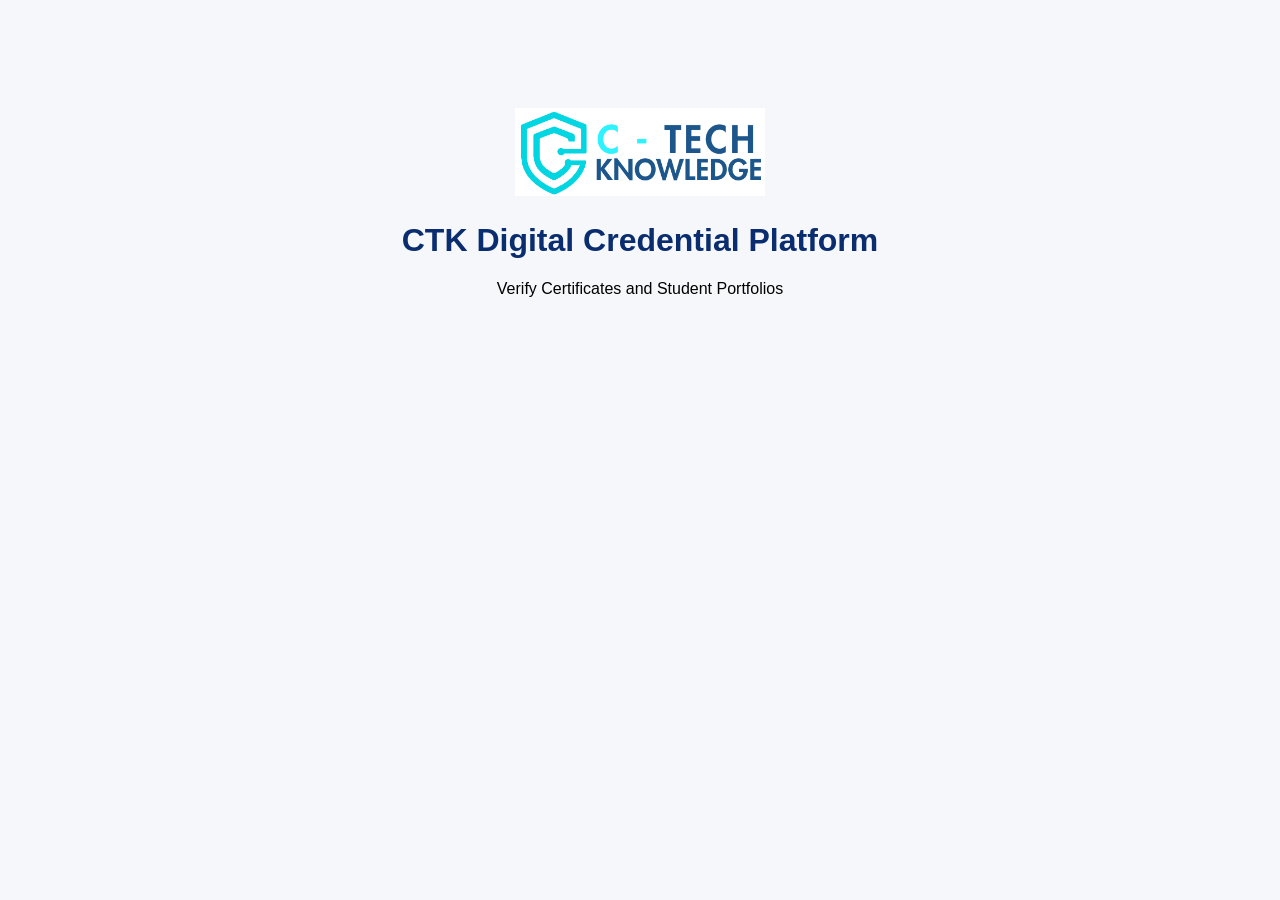
<file: index.html>
<!DOCTYPE html>
<html>
<head>
    <meta charset="UTF-8">
    <title>CTK Credential Platform</title>
    <style>
        body{
            font-family:Arial;
            text-align:center;
            padding:100px;
            background:#f5f7fa;
        }

        h1{
            color:#0a2d6f;
        }

        a{
            display:inline-block;
            margin:10px;
            padding:12px 25px;
            background:#0a2d6f;
            color:white;
            text-decoration:none;
            border-radius:10px;
        }
    </style>
</head>
<body>

    <img src="logo/ctk-logo.png" width="250">

    <h1>
        CTK Digital Credential Platform
    </h1>

    <p>
        Verify Certificates and Student Portfolios
    </p>

</body>
</html>
</file>
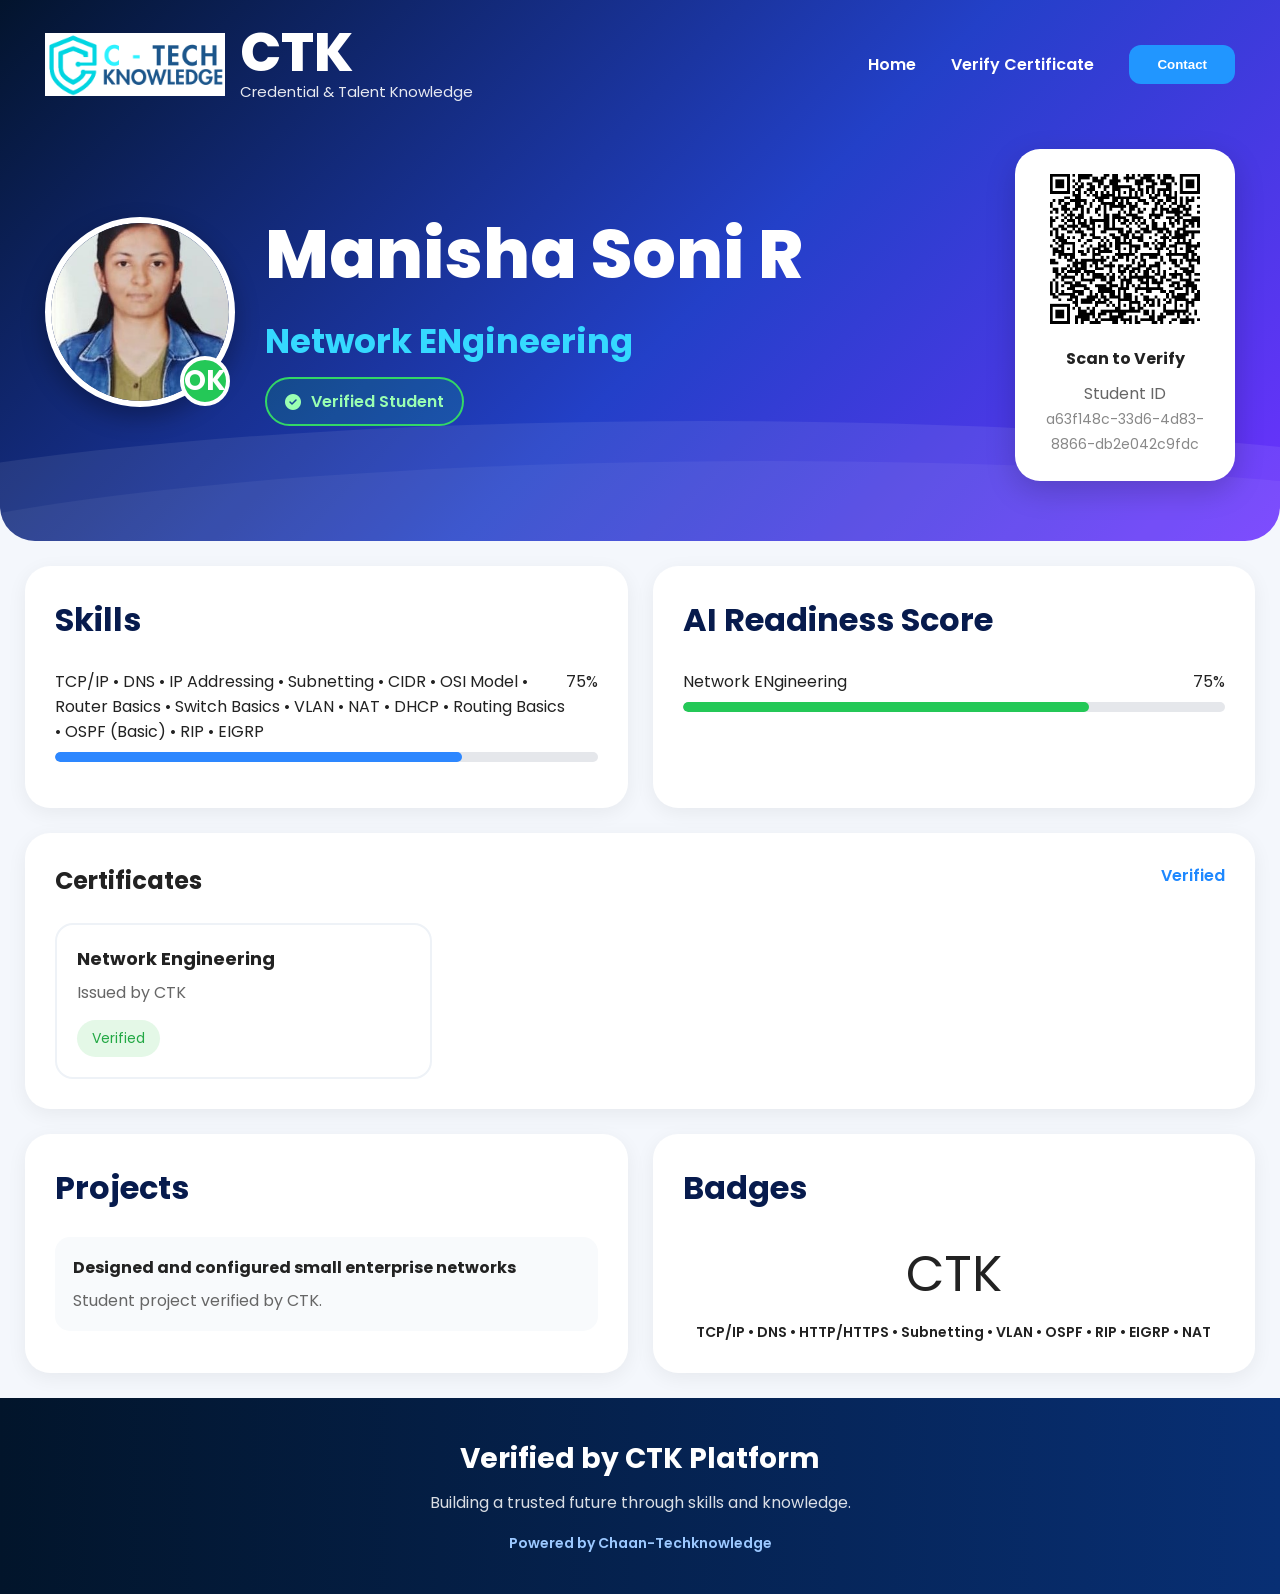
<file: p/a63f148c-33d6-4d83-8866-db2e042c9fdc.html>
<!DOCTYPE html><html lang="en"><head><meta charset="UTF-8"><meta name="viewport" content="width=device-width, initial-scale=1.0"><title>Manisha Soni R - CTK Portfolio</title><link rel="stylesheet" href="../portfolio.css"><link href="https://fonts.googleapis.com/css2?family=Poppins:wght@300;400;500;600;700;800&display=swap" rel="stylesheet"><link rel="stylesheet" href="https://cdnjs.cloudflare.com/ajax/libs/font-awesome/6.5.2/css/all.min.css"></head><body><div class="portfolio"><section class="hero"><nav class="navbar"><div class="brand"><img src="../logo/ctk-logo.png" alt="CTK Logo"><div class="brand-text"><h2>CTK</h2><span>Credential & Talent Knowledge</span></div></div><ul><li>Home</li><li>Verify Certificate</li><li><button class="contact-btn">Contact</button></li></ul></nav><div class="hero-content"><div class="profile"><div class="photo-box"><img id="profilePhoto" src="../photos/a63f148c-33d6-4d83-8866-db2e042c9fdc.jpg" alt="Student" onerror="this.onerror=null;this.src='../logo/ctk-logo.png';"><div class="verified">OK</div></div><div class="info"><h1>Manisha Soni R</h1><h3>Network ENgineering</h3><div class="verify-badge"><i class="fa-solid fa-circle-check"></i> Verified Student</div></div></div><div class="qr-card"><img src="../qr/a63f148c-33d6-4d83-8866-db2e042c9fdc.png" alt="QR"><h4>Scan to Verify</h4><p>Student ID</p><span>a63f148c-33d6-4d83-8866-db2e042c9fdc</span></div></div></section><section class="grid"><div class="card"><h2>Skills</h2><div class="skill"><span>TCP/IP • DNS • IP Addressing • Subnetting • CIDR • OSI Model • Router Basics • Switch Basics • VLAN • NAT • DHCP • Routing Basics • OSPF (Basic) • RIP • EIGRP</span><span>75%</span></div><div class="bar"><div class="fill" style="width:75%"></div></div></div><div class="card"><h2>AI Readiness Score</h2><div class="skill"><span>Network ENgineering</span><span>75%</span></div><div class="bar"><div class="fill green" style="width:75%"></div></div></div></section><section class="wide-card"><div class="title-row"><h2>Certificates</h2><span>Verified</span></div><div class="certificate-grid"><div class="cert"><h3>Network Engineering</h3><p>Issued by CTK</p><div class="verified-small">Verified</div></div></div></section><section class="bottom-grid"><div class="card"><h2>Projects</h2><div class="project"><h4>Designed and configured small enterprise networks</h4><p>Student project verified by CTK.</p></div></div><div class="card"><h2>Badges</h2><div class="badges"><div>CTK<span>TCP/IP • DNS • HTTP/HTTPS • Subnetting • VLAN • OSPF • RIP • EIGRP • NAT</span></div></div></div></section><footer><h3>Verified by CTK Platform</h3><p>Building a trusted future through skills and knowledge.</p><div class="powered">Powered by Chaan-Techknowledge</div></footer></div></body></html>
</file>
<file: portfolio.css>
/* portfolio.css FULL REPLACE */

@import url('https://fonts.googleapis.com/css2?family=Poppins:wght@300;400;500;600;700;800&display=swap');

*{
    margin:0;
    padding:0;
    box-sizing:border-box;
}

:root{
    --primary:#071b4d;
    --secondary:#1f6fff;
    --cyan:#27d3ff;
    --purple:#6b35ff;
    --success:#24c857;
    --bg:#f4f7fc;
}

body{
    font-family:'Poppins',sans-serif;
    background:var(--bg);
    color:#222;
    overflow-x:hidden;
}

.portfolio{
    width:100%;
    min-height:100vh;
}

/* HERO */

.hero{

    position:relative;

    overflow:hidden;

    background:
    linear-gradient(
        135deg,
        #03142d 0%,
        #2340c8 55%,
        #6c32ff 100%
    );

    color:#fff;

    border-radius:0 0 35px 35px;

    min-height:520px;
}

.hero::before{

    content:"";

    position:absolute;

    width:150%;

    height:260px;

    background:
    rgba(255,255,255,.08);

    border-radius:50%;

    left:-20%;

    bottom:-140px;
}

.hero::after{

    content:"";

    position:absolute;

    width:150%;

    height:260px;

    background:
    rgba(255,255,255,.05);

    border-radius:50%;

    left:-15%;

    bottom:-180px;
}

/* NAVBAR */

.navbar{

    display:flex;

    justify-content:space-between;

    align-items:center;

    padding:25px 45px;

    position:relative;

    z-index:2;
}

.brand{

    display:flex;

    align-items:center;

    gap:15px;
}

.brand img{

    width:120px;

    height:120px;

    object-fit:contain;
}

.brand-text h2{

    font-size:54px;

    font-weight:800;

    line-height:1;
}

.brand-text span{

    font-size:15px;

    opacity:.9;
}

.navbar ul{

    list-style:none;

    display:flex;

    gap:35px;

    align-items:center;
}

.navbar li{

    font-weight:600;

    cursor:pointer;
}

.contact-btn{

    border:none;

    background:#2196ff;

    color:#fff;

    padding:12px 28px;

    border-radius:12px;

    font-weight:600;

    cursor:pointer;
}

/* HERO CONTENT */

.hero-content{

    padding:20px 45px 60px;

    display:flex;

    justify-content:space-between;

    align-items:center;

    gap:40px;

    position:relative;

    z-index:2;

    flex-wrap:wrap;
}

.profile{

    display:flex;

    align-items:center;

    gap:30px;

    flex:1;
}

.photo-box{

    position:relative;
}

.photo-box img{

    width:190px;

    height:190px;

    object-fit:cover;

    border-radius:50%;

    border:6px solid #fff;

    box-shadow:
    0 10px 25px rgba(0,0,0,.3);
}

.verified{

    position:absolute;

    right:5px;

    bottom:8px;

    width:50px;

    height:50px;

    border-radius:50%;

    background:var(--success);

    border:4px solid white;

    display:flex;

    justify-content:center;

    align-items:center;

    font-size:28px;

    font-weight:700;
}

.info h1{

    font-size:68px;

    font-weight:800;
}

.info h3{

    font-size:34px;

    color:#35d9ff;

    margin:10px 0;
}

.info p{

    font-size:22px;

    margin-bottom:18px;
}

.verify-badge{

    display:inline-flex;

    align-items:center;

    gap:10px;

    padding:10px 18px;

    border-radius:50px;

    background:
    rgba(0,255,100,.12);

    border:2px solid #33d766;

    color:#9affb2;

    font-weight:600;
}

/* QR CARD */

.qr-card{

    width:220px;

    background:#fff;

    color:#222;

    border-radius:25px;

    padding:25px;

    text-align:center;

    box-shadow:
    0 10px 30px rgba(0,0,0,.18);
}

.qr-card img{

    width:150px;

    height:150px;

    object-fit:contain;
}

.qr-card h4{

    margin:15px 0 10px;
}

.qr-card p{

    color:#666;
}

.qr-card span{

    color:#888;

    font-size:14px;
}

/* GRID */

.grid{

    display:grid;

    grid-template-columns:
    repeat(2,1fr);

    gap:25px;

    padding:25px;
}

.card{

    background:#fff;

    border-radius:25px;

    padding:30px;

    box-shadow:
    0 5px 20px rgba(0,0,0,.06);
}

.card h2{

    color:var(--primary);

    font-size:32px;

    margin-bottom:25px;
}

.skill{

    display:flex;

    justify-content:space-between;

    margin-top:20px;
}

.bar{

    width:100%;

    height:10px;

    background:#e5e7eb;

    border-radius:50px;

    overflow:hidden;

    margin:8px 0 16px;
}

.fill{

    height:100%;

    background:#2d87ff;

    border-radius:50px;
}

.pink{
    background:#d64fff;
}

.orange{
    background:#f6a623;
}

.green{
    background:#24c857;
}

.roles{

    margin-top:25px;

    padding-left:20px;

    line-height:2;
}

/* CERTIFICATES */

.wide-card{

    background:#fff;

    margin:0 25px 25px;

    border-radius:25px;

    padding:30px;

    box-shadow:
    0 5px 20px rgba(0,0,0,.06);
}

.title-row{

    display:flex;

    justify-content:space-between;

    margin-bottom:25px;
}

.title-row span{

    color:#1e88ff;

    font-weight:600;
}

.certificate-grid{

    display:grid;

    grid-template-columns:
    repeat(3,1fr);

    gap:20px;
}

.cert{

    border:2px solid #eef2f7;

    border-radius:18px;

    padding:20px;
}

.cert h3{

    font-size:18px;

    margin-bottom:8px;
}

.cert p{

    color:#666;
}

.verified-small{

    margin-top:15px;

    display:inline-block;

    padding:8px 15px;

    border-radius:30px;

    background:#e4f8e7;

    color:#22a844;

    font-size:14px;
}

/* BOTTOM GRID */

.bottom-grid{

    display:grid;

    grid-template-columns:
    repeat(2,1fr);

    gap:25px;

    padding:0 25px 25px;
}

.project{

    background:#f8fafc;

    border-radius:15px;

    padding:18px;

    margin-top:15px;
}

.project p{

    color:#666;

    margin-top:8px;
}

.badges{

    display:flex;

    justify-content:space-between;

    gap:15px;

    flex-wrap:wrap;

    text-align:center;

    margin-top:20px;
}

.badges div{

    flex:1;

    font-size:50px;
}

.badges span{

    display:block;

    margin-top:10px;

    font-size:14px;

    font-weight:600;
}

/* FOOTER */

footer{

    background:
    linear-gradient(
        90deg,
        #02152b,
        #082f74
    );

    color:#fff;

    text-align:center;

    padding:40px 20px;
}

footer h3{

    font-size:28px;

    margin-bottom:10px;
}

footer p{

    opacity:.85;
}

.powered{

    margin-top:18px;

    color:#9bc8ff;

    font-size:14px;

    font-weight:600;
}

/* RESPONSIVE */

@media(max-width:1100px){

    .hero-content,
    .profile{

        flex-direction:column;

        text-align:center;
    }

    .grid,
    .bottom-grid,
    .certificate-grid{

        grid-template-columns:1fr;
    }

    .navbar{

        flex-direction:column;

        gap:20px;
    }

    .navbar ul{

        flex-wrap:wrap;

        justify-content:center;
    }

    .info h1{

        font-size:42px;
    }

    .info h3{

        font-size:26px;
    }
}

@media(max-width:768px){

    .brand img{

        width:80px;
        height:80px;
    }

    .brand-text h2{

        font-size:38px;
    }

    .photo-box img{

        width:150px;
        height:150px;
    }

    .info h1{

        font-size:34px;
    }

    .qr-card{

        width:100%;
        max-width:260px;
    }
}

/* ==========================
   CTK ADD-ON LOGO VISIBILITY
========================== */

.brand img{
    width:180px;
    max-width:100%;
    height:auto;
    object-fit:contain;
    object-position:center;
    image-rendering:auto;
}

.navbar .brand{
    align-items:center;
}

@media(max-width:768px){

    .brand img{
        width:140px;
        height:auto;
    }
}
</file>
